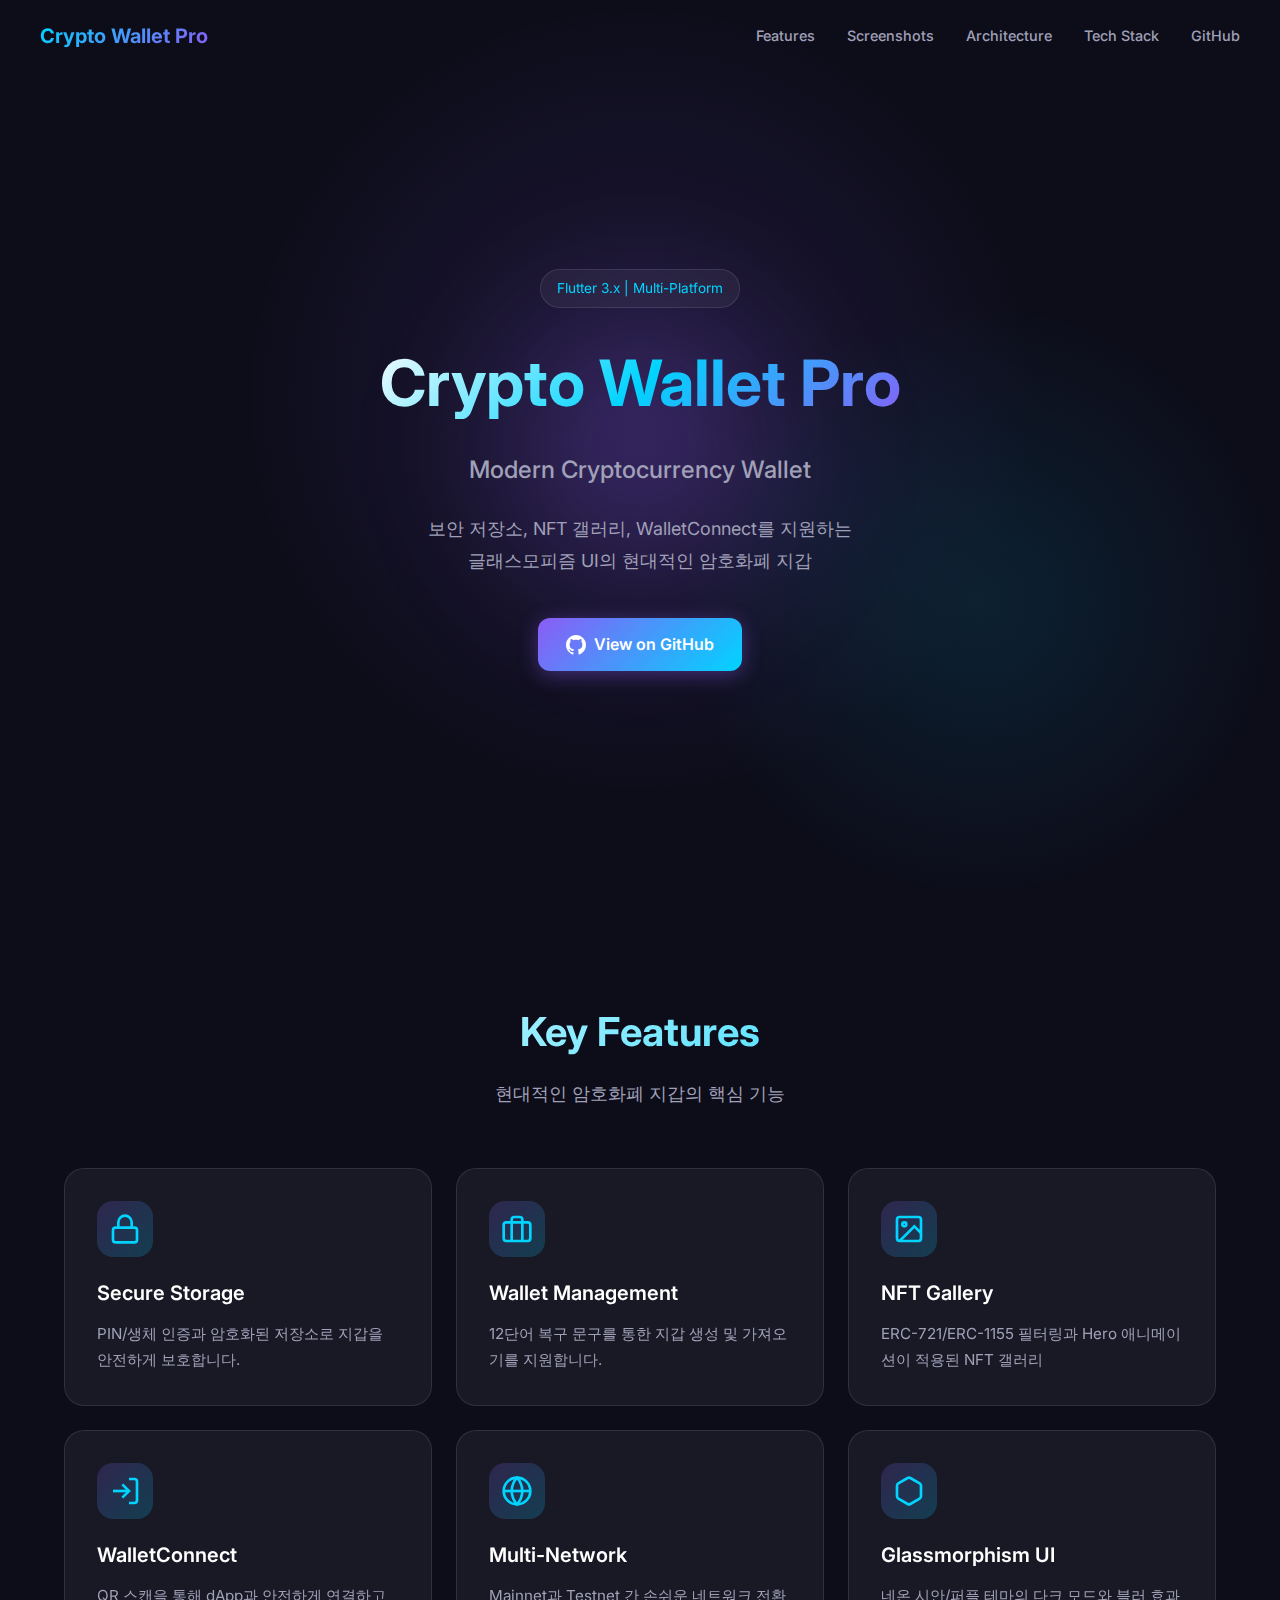
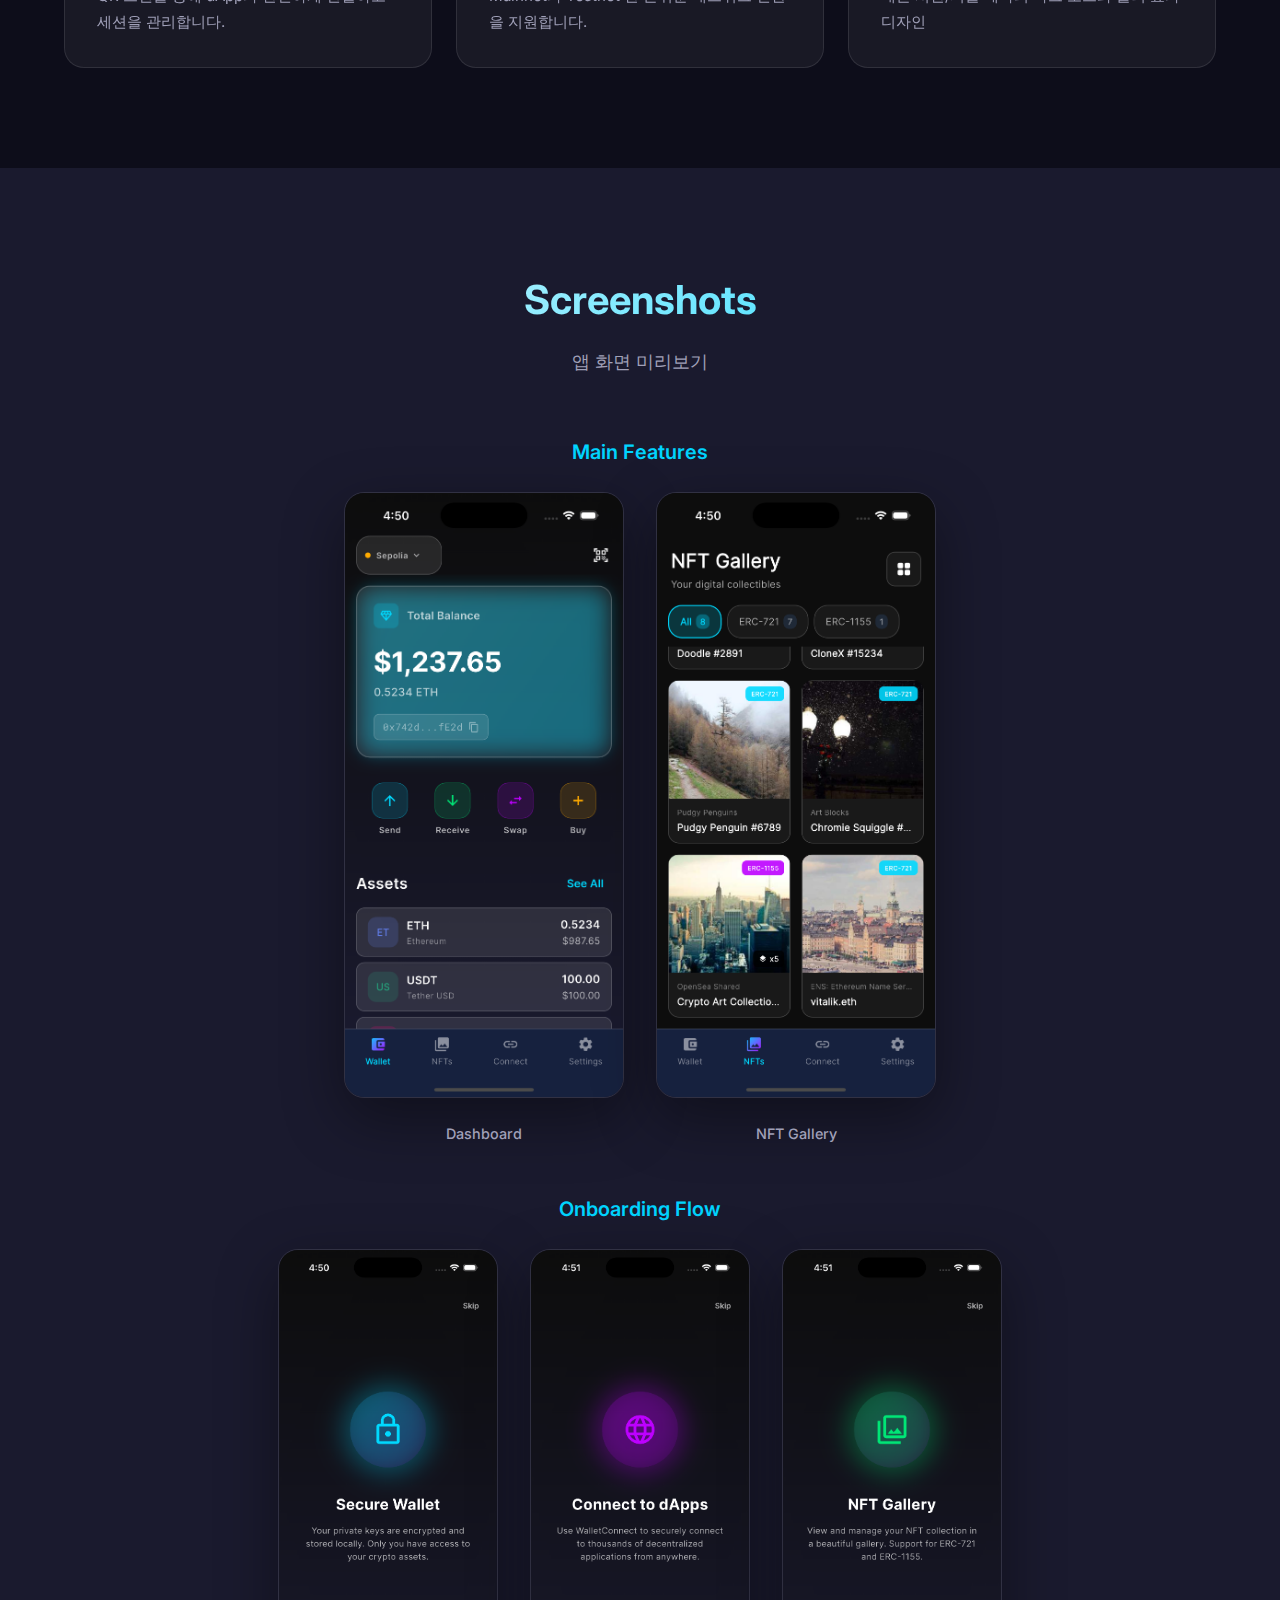
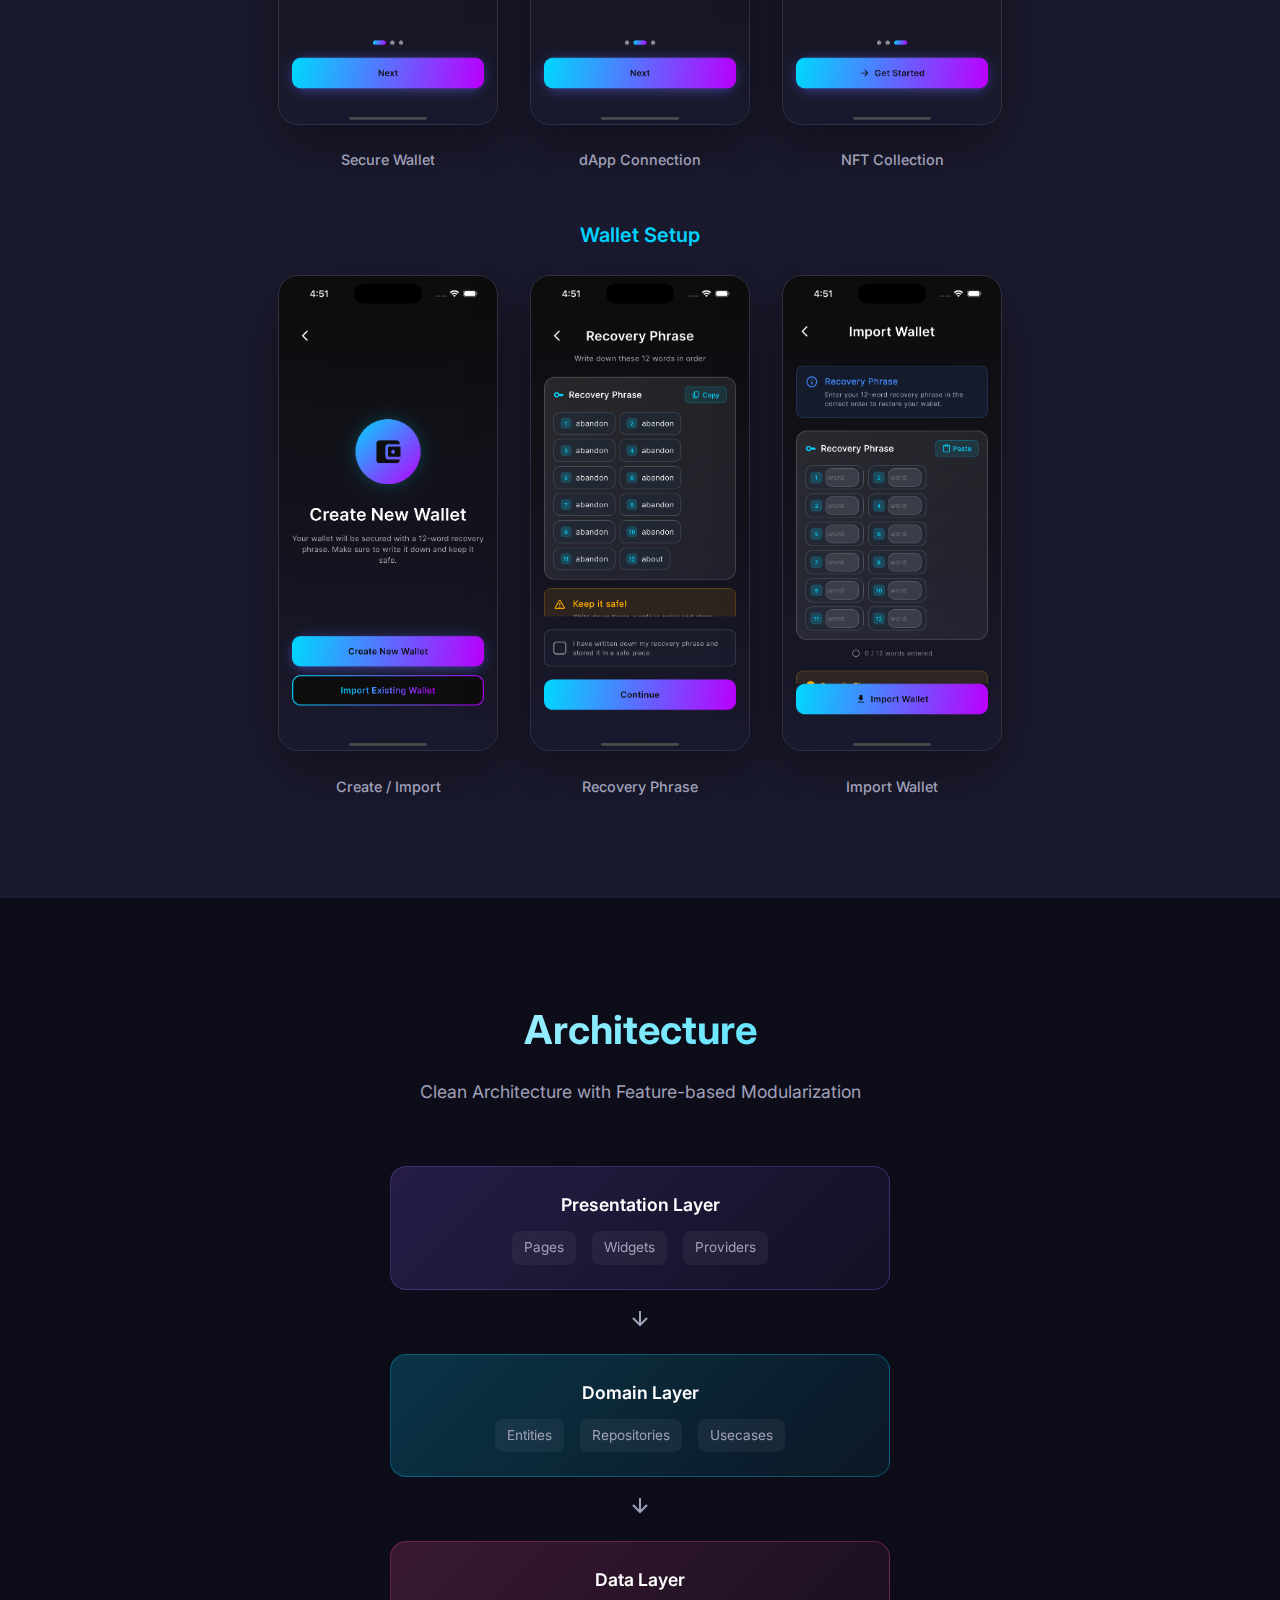
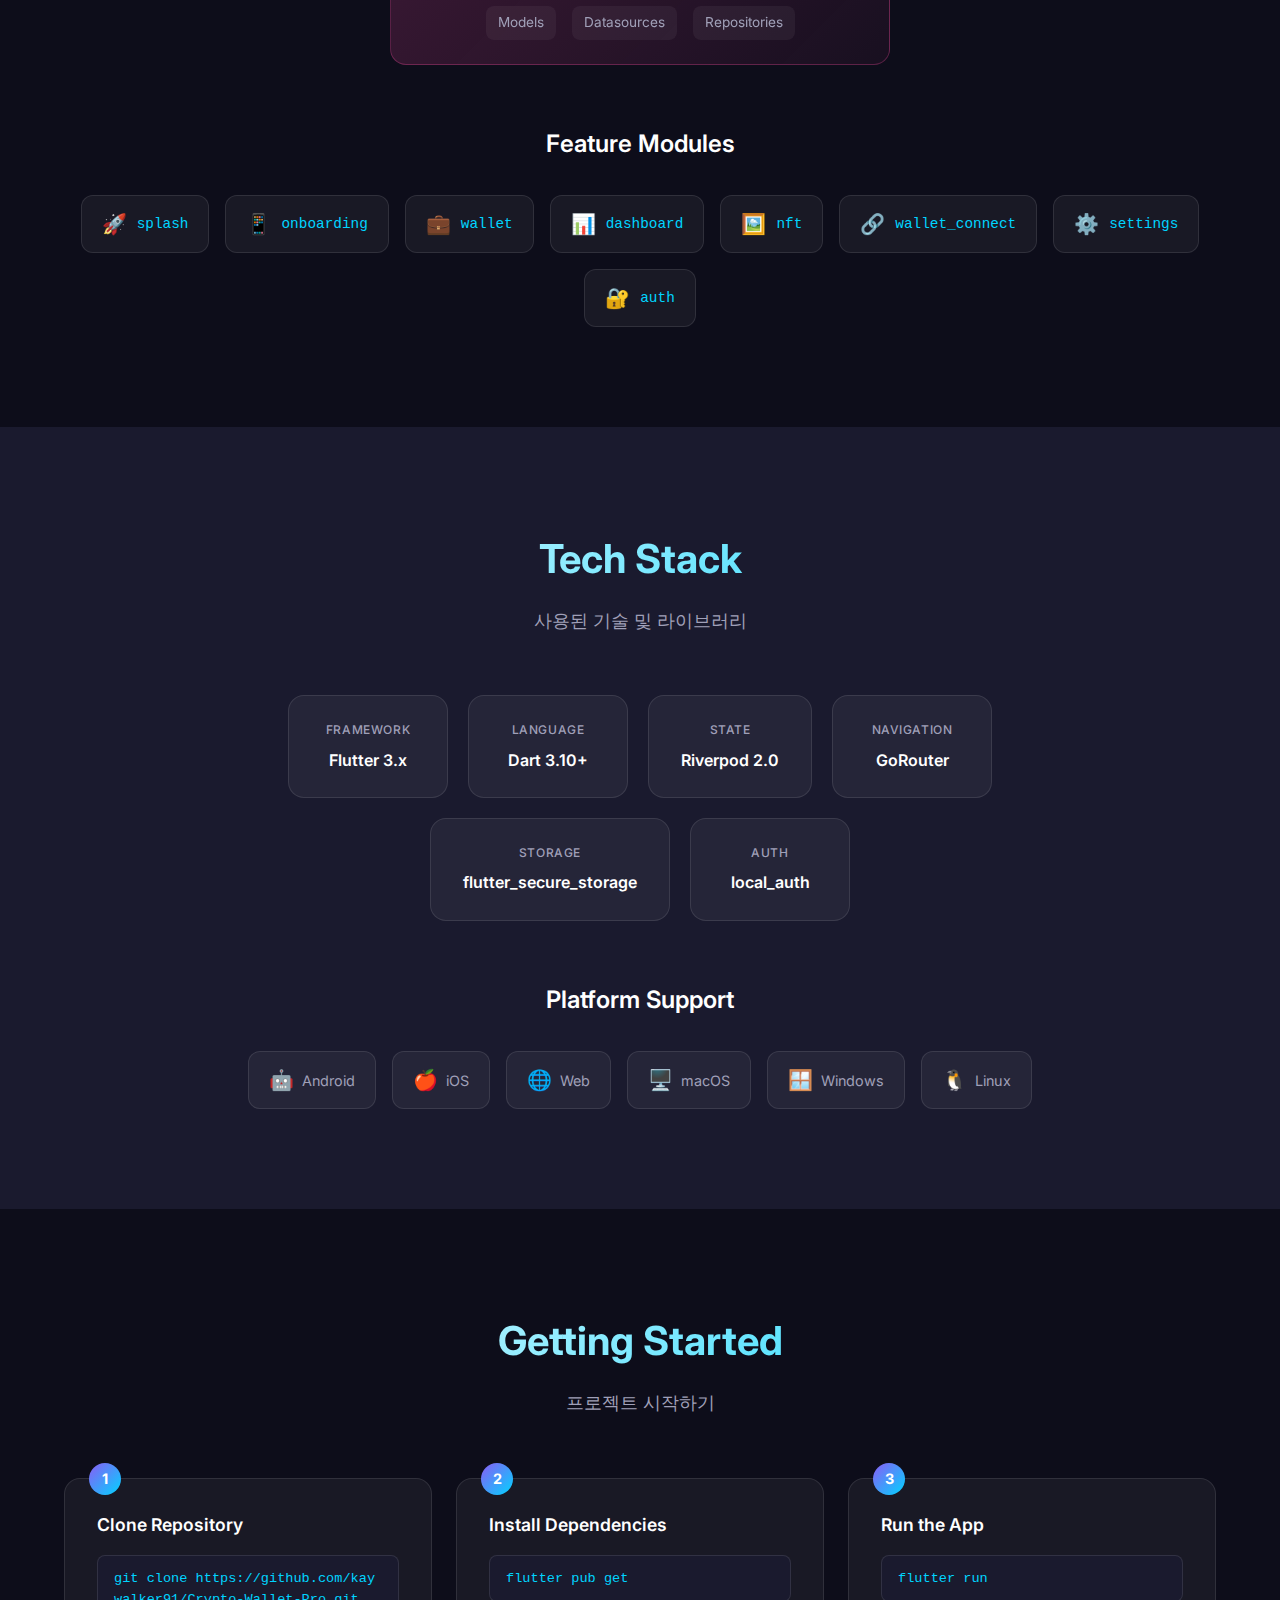
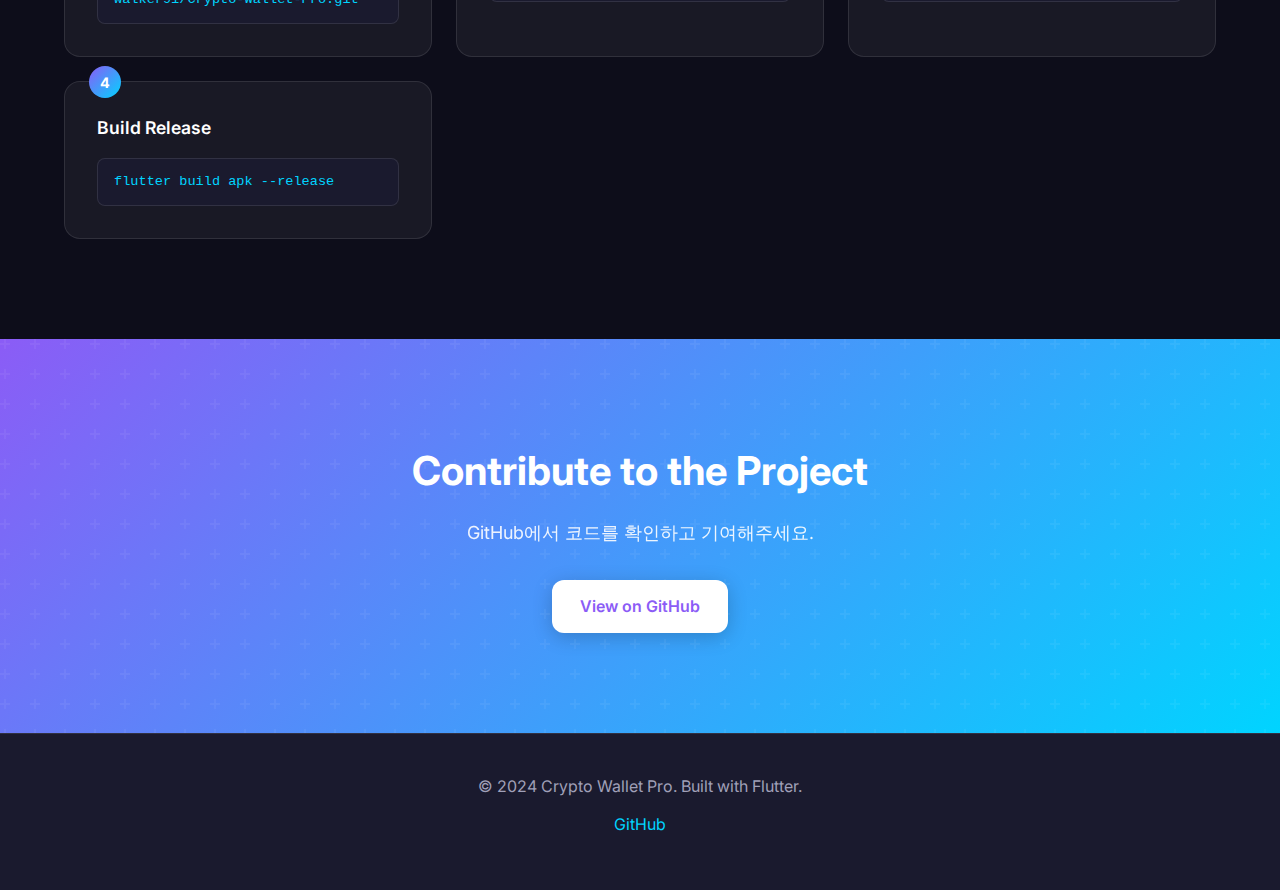
<file: docs/index.html>
<!DOCTYPE html>
<html lang="ko">
<head>
    <meta charset="UTF-8">
    <meta name="viewport" content="width=device-width, initial-scale=1.0">
    <title>Crypto Wallet Pro - Modern Cryptocurrency Wallet</title>
    <meta name="description" content="Flutter로 개발된 현대적이고 기능이 풍부한 암호화폐 지갑 애플리케이션. NFT 갤러리, WalletConnect, 보안 저장소를 지원합니다.">
    <link rel="preconnect" href="https://fonts.googleapis.com">
    <link rel="preconnect" href="https://fonts.gstatic.com" crossorigin>
    <link href="https://fonts.googleapis.com/css2?family=Inter:wght@300;400;500;600;700&display=swap" rel="stylesheet">
    <link rel="stylesheet" href="style.css">
</head>
<body>
    <header class="hero">
        <nav class="nav">
            <div class="nav-brand">Crypto Wallet Pro</div>
            <div class="nav-links">
                <a href="#features">Features</a>
                <a href="#screenshots">Screenshots</a>
                <a href="#architecture">Architecture</a>
                <a href="#tech">Tech Stack</a>
                <a href="https://github.com/kaywalker91/Crypto-Wallet-Pro" target="_blank" rel="noopener">GitHub</a>
            </div>
        </nav>
        <div class="hero-content">
            <div class="hero-badge">Flutter 3.x | Multi-Platform</div>
            <h1>Crypto Wallet Pro</h1>
            <p class="hero-subtitle">Modern Cryptocurrency Wallet</p>
            <p class="hero-description">
                보안 저장소, NFT 갤러리, WalletConnect를 지원하는<br>
                글래스모피즘 UI의 현대적인 암호화폐 지갑
            </p>
            <div class="hero-buttons">
                <a href="https://github.com/kaywalker91/Crypto-Wallet-Pro" class="btn btn-primary" target="_blank" rel="noopener">
                    <svg width="20" height="20" viewBox="0 0 24 24" fill="currentColor">
                        <path d="M12 0c-6.626 0-12 5.373-12 12 0 5.302 3.438 9.8 8.207 11.387.599.111.793-.261.793-.577v-2.234c-3.338.726-4.033-1.416-4.033-1.416-.546-1.387-1.333-1.756-1.333-1.756-1.089-.745.083-.729.083-.729 1.205.084 1.839 1.237 1.839 1.237 1.07 1.834 2.807 1.304 3.492.997.107-.775.418-1.305.762-1.604-2.665-.305-5.467-1.334-5.467-5.931 0-1.311.469-2.381 1.236-3.221-.124-.303-.535-1.524.117-3.176 0 0 1.008-.322 3.301 1.23.957-.266 1.983-.399 3.003-.404 1.02.005 2.047.138 3.006.404 2.291-1.552 3.297-1.23 3.297-1.23.653 1.653.242 2.874.118 3.176.77.84 1.235 1.911 1.235 3.221 0 4.609-2.807 5.624-5.479 5.921.43.372.823 1.102.823 2.222v3.293c0 .319.192.694.801.576 4.765-1.589 8.199-6.086 8.199-11.386 0-6.627-5.373-12-12-12z"/>
                    </svg>
                    View on GitHub
                </a>
            </div>
        </div>
        <div class="hero-glow"></div>
    </header>

    <section id="features" class="features">
        <div class="container">
            <h2 class="section-title">Key Features</h2>
            <p class="section-subtitle">현대적인 암호화폐 지갑의 핵심 기능</p>
            <div class="features-grid">
                <div class="feature-card">
                    <div class="feature-icon">
                        <svg width="32" height="32" viewBox="0 0 24 24" fill="none" stroke="currentColor" stroke-width="2">
                            <rect x="3" y="11" width="18" height="11" rx="2" ry="2"></rect>
                            <path d="M7 11V7a5 5 0 0 1 10 0v4"></path>
                        </svg>
                    </div>
                    <h3>Secure Storage</h3>
                    <p>PIN/생체 인증과 암호화된 저장소로 지갑을 안전하게 보호합니다.</p>
                </div>
                <div class="feature-card">
                    <div class="feature-icon">
                        <svg width="32" height="32" viewBox="0 0 24 24" fill="none" stroke="currentColor" stroke-width="2">
                            <rect x="2" y="7" width="20" height="14" rx="2" ry="2"></rect>
                            <path d="M16 21V5a2 2 0 0 0-2-2h-4a2 2 0 0 0-2 2v16"></path>
                        </svg>
                    </div>
                    <h3>Wallet Management</h3>
                    <p>12단어 복구 문구를 통한 지갑 생성 및 가져오기를 지원합니다.</p>
                </div>
                <div class="feature-card">
                    <div class="feature-icon">
                        <svg width="32" height="32" viewBox="0 0 24 24" fill="none" stroke="currentColor" stroke-width="2">
                            <rect x="3" y="3" width="18" height="18" rx="2" ry="2"></rect>
                            <circle cx="8.5" cy="8.5" r="1.5"></circle>
                            <polyline points="21 15 16 10 5 21"></polyline>
                        </svg>
                    </div>
                    <h3>NFT Gallery</h3>
                    <p>ERC-721/ERC-1155 필터링과 Hero 애니메이션이 적용된 NFT 갤러리</p>
                </div>
                <div class="feature-card">
                    <div class="feature-icon">
                        <svg width="32" height="32" viewBox="0 0 24 24" fill="none" stroke="currentColor" stroke-width="2">
                            <path d="M15 3h4a2 2 0 0 1 2 2v14a2 2 0 0 1-2 2h-4"></path>
                            <polyline points="10 17 15 12 10 7"></polyline>
                            <line x1="15" y1="12" x2="3" y2="12"></line>
                        </svg>
                    </div>
                    <h3>WalletConnect</h3>
                    <p>QR 스캔을 통해 dApp과 안전하게 연결하고 세션을 관리합니다.</p>
                </div>
                <div class="feature-card">
                    <div class="feature-icon">
                        <svg width="32" height="32" viewBox="0 0 24 24" fill="none" stroke="currentColor" stroke-width="2">
                            <circle cx="12" cy="12" r="10"></circle>
                            <line x1="2" y1="12" x2="22" y2="12"></line>
                            <path d="M12 2a15.3 15.3 0 0 1 4 10 15.3 15.3 0 0 1-4 10 15.3 15.3 0 0 1-4-10 15.3 15.3 0 0 1 4-10z"></path>
                        </svg>
                    </div>
                    <h3>Multi-Network</h3>
                    <p>Mainnet과 Testnet 간 손쉬운 네트워크 전환을 지원합니다.</p>
                </div>
                <div class="feature-card">
                    <div class="feature-icon">
                        <svg width="32" height="32" viewBox="0 0 24 24" fill="none" stroke="currentColor" stroke-width="2">
                            <path d="M21 16V8a2 2 0 0 0-1-1.73l-7-4a2 2 0 0 0-2 0l-7 4A2 2 0 0 0 3 8v8a2 2 0 0 0 1 1.73l7 4a2 2 0 0 0 2 0l7-4A2 2 0 0 0 21 16z"></path>
                        </svg>
                    </div>
                    <h3>Glassmorphism UI</h3>
                    <p>네온 시안/퍼플 테마의 다크 모드와 블러 효과 디자인</p>
                </div>
            </div>
        </div>
    </section>

    <section id="screenshots" class="screenshots">
        <div class="container">
            <h2 class="section-title">Screenshots</h2>
            <p class="section-subtitle">앱 화면 미리보기</p>

            <h3 class="screenshots-category">Main Features</h3>
            <div class="screenshots-grid main-screenshots">
                <div class="screenshot-item">
                    <img src="images/01_dashboard.png" alt="Dashboard" loading="lazy">
                    <p>Dashboard</p>
                </div>
                <div class="screenshot-item">
                    <img src="images/02_nft_gallery.png" alt="NFT Gallery" loading="lazy">
                    <p>NFT Gallery</p>
                </div>
            </div>

            <h3 class="screenshots-category">Onboarding Flow</h3>
            <div class="screenshots-grid">
                <div class="screenshot-item">
                    <img src="images/03_onboarding_secure.png" alt="Secure Wallet" loading="lazy">
                    <p>Secure Wallet</p>
                </div>
                <div class="screenshot-item">
                    <img src="images/04_onboarding_dapps.png" alt="Connect to dApps" loading="lazy">
                    <p>dApp Connection</p>
                </div>
                <div class="screenshot-item">
                    <img src="images/05_onboarding_nft.png" alt="NFT Gallery" loading="lazy">
                    <p>NFT Collection</p>
                </div>
            </div>

            <h3 class="screenshots-category">Wallet Setup</h3>
            <div class="screenshots-grid">
                <div class="screenshot-item">
                    <img src="images/06_wallet_setup.png" alt="Wallet Setup" loading="lazy">
                    <p>Create / Import</p>
                </div>
                <div class="screenshot-item">
                    <img src="images/07_recovery_phrase.png" alt="Recovery Phrase" loading="lazy">
                    <p>Recovery Phrase</p>
                </div>
                <div class="screenshot-item">
                    <img src="images/08_import_wallet.png" alt="Import Wallet" loading="lazy">
                    <p>Import Wallet</p>
                </div>
            </div>
        </div>
    </section>

    <section id="architecture" class="architecture">
        <div class="container">
            <h2 class="section-title">Architecture</h2>
            <p class="section-subtitle">Clean Architecture with Feature-based Modularization</p>

            <div class="arch-diagram">
                <div class="arch-layer presentation">
                    <div class="layer-title">Presentation Layer</div>
                    <div class="layer-items">
                        <span>Pages</span>
                        <span>Widgets</span>
                        <span>Providers</span>
                    </div>
                </div>
                <div class="arch-arrow">
                    <svg width="24" height="24" viewBox="0 0 24 24" fill="none" stroke="currentColor" stroke-width="2">
                        <line x1="12" y1="5" x2="12" y2="19"></line>
                        <polyline points="19 12 12 19 5 12"></polyline>
                    </svg>
                </div>
                <div class="arch-layer domain">
                    <div class="layer-title">Domain Layer</div>
                    <div class="layer-items">
                        <span>Entities</span>
                        <span>Repositories</span>
                        <span>Usecases</span>
                    </div>
                </div>
                <div class="arch-arrow">
                    <svg width="24" height="24" viewBox="0 0 24 24" fill="none" stroke="currentColor" stroke-width="2">
                        <line x1="12" y1="5" x2="12" y2="19"></line>
                        <polyline points="19 12 12 19 5 12"></polyline>
                    </svg>
                </div>
                <div class="arch-layer data">
                    <div class="layer-title">Data Layer</div>
                    <div class="layer-items">
                        <span>Models</span>
                        <span>Datasources</span>
                        <span>Repositories</span>
                    </div>
                </div>
            </div>

            <div class="features-modules">
                <h3 class="subsection-title">Feature Modules</h3>
                <div class="modules-grid">
                    <div class="module-card">
                        <span class="module-icon">🚀</span>
                        <span class="module-name">splash</span>
                    </div>
                    <div class="module-card">
                        <span class="module-icon">📱</span>
                        <span class="module-name">onboarding</span>
                    </div>
                    <div class="module-card">
                        <span class="module-icon">💼</span>
                        <span class="module-name">wallet</span>
                    </div>
                    <div class="module-card">
                        <span class="module-icon">📊</span>
                        <span class="module-name">dashboard</span>
                    </div>
                    <div class="module-card">
                        <span class="module-icon">🖼️</span>
                        <span class="module-name">nft</span>
                    </div>
                    <div class="module-card">
                        <span class="module-icon">🔗</span>
                        <span class="module-name">wallet_connect</span>
                    </div>
                    <div class="module-card">
                        <span class="module-icon">⚙️</span>
                        <span class="module-name">settings</span>
                    </div>
                    <div class="module-card">
                        <span class="module-icon">🔐</span>
                        <span class="module-name">auth</span>
                    </div>
                </div>
            </div>
        </div>
    </section>

    <section id="tech" class="tech-stack">
        <div class="container">
            <h2 class="section-title">Tech Stack</h2>
            <p class="section-subtitle">사용된 기술 및 라이브러리</p>

            <div class="tech-grid">
                <div class="tech-item">
                    <span class="tech-label">Framework</span>
                    <span class="tech-value">Flutter 3.x</span>
                </div>
                <div class="tech-item">
                    <span class="tech-label">Language</span>
                    <span class="tech-value">Dart 3.10+</span>
                </div>
                <div class="tech-item">
                    <span class="tech-label">State</span>
                    <span class="tech-value">Riverpod 2.0</span>
                </div>
                <div class="tech-item">
                    <span class="tech-label">Navigation</span>
                    <span class="tech-value">GoRouter</span>
                </div>
                <div class="tech-item">
                    <span class="tech-label">Storage</span>
                    <span class="tech-value">flutter_secure_storage</span>
                </div>
                <div class="tech-item">
                    <span class="tech-label">Auth</span>
                    <span class="tech-value">local_auth</span>
                </div>
            </div>

            <h3 class="subsection-title">Platform Support</h3>
            <div class="platforms-grid">
                <div class="platform-item">
                    <span class="platform-icon">🤖</span>
                    <span>Android</span>
                </div>
                <div class="platform-item">
                    <span class="platform-icon">🍎</span>
                    <span>iOS</span>
                </div>
                <div class="platform-item">
                    <span class="platform-icon">🌐</span>
                    <span>Web</span>
                </div>
                <div class="platform-item">
                    <span class="platform-icon">🖥️</span>
                    <span>macOS</span>
                </div>
                <div class="platform-item">
                    <span class="platform-icon">🪟</span>
                    <span>Windows</span>
                </div>
                <div class="platform-item">
                    <span class="platform-icon">🐧</span>
                    <span>Linux</span>
                </div>
            </div>
        </div>
    </section>

    <section class="getting-started">
        <div class="container">
            <h2 class="section-title">Getting Started</h2>
            <p class="section-subtitle">프로젝트 시작하기</p>
            <div class="steps-grid">
                <div class="step-card">
                    <div class="step-number">1</div>
                    <h3>Clone Repository</h3>
                    <code>git clone https://github.com/kaywalker91/Crypto-Wallet-Pro.git</code>
                </div>
                <div class="step-card">
                    <div class="step-number">2</div>
                    <h3>Install Dependencies</h3>
                    <code>flutter pub get</code>
                </div>
                <div class="step-card">
                    <div class="step-number">3</div>
                    <h3>Run the App</h3>
                    <code>flutter run</code>
                </div>
                <div class="step-card">
                    <div class="step-number">4</div>
                    <h3>Build Release</h3>
                    <code>flutter build apk --release</code>
                </div>
            </div>
        </div>
    </section>

    <section class="cta">
        <div class="container">
            <h2>Contribute to the Project</h2>
            <p>GitHub에서 코드를 확인하고 기여해주세요.</p>
            <a href="https://github.com/kaywalker91/Crypto-Wallet-Pro" class="btn btn-primary" target="_blank" rel="noopener">
                View on GitHub
            </a>
        </div>
    </section>

    <footer class="footer">
        <div class="container">
            <p>&copy; 2024 Crypto Wallet Pro. Built with Flutter.</p>
            <p>
                <a href="https://github.com/kaywalker91/Crypto-Wallet-Pro" target="_blank" rel="noopener">GitHub</a>
            </p>
        </div>
    </footer>
</body>
</html>
</file>
<file: docs/style.css>
:root {
    --primary-cyan: #00D4FF;
    --primary-purple: #8B5CF6;
    --accent-pink: #EC4899;
    --background-dark: #0D0D1A;
    --surface-dark: #1A1A2E;
    --surface-light: #252540;
    --text-primary: #FFFFFF;
    --text-secondary: #A0A0B8;
    --border-color: rgba(255, 255, 255, 0.1);
    --glass-bg: rgba(255, 255, 255, 0.05);
    --glass-border: rgba(255, 255, 255, 0.1);
    --gradient-start: #8B5CF6;
    --gradient-end: #00D4FF;
}

* {
    margin: 0;
    padding: 0;
    box-sizing: border-box;
}

html {
    scroll-behavior: smooth;
}

body {
    font-family: 'Inter', -apple-system, BlinkMacSystemFont, sans-serif;
    background-color: var(--background-dark);
    color: var(--text-primary);
    line-height: 1.6;
}

.container {
    max-width: 1200px;
    margin: 0 auto;
    padding: 0 24px;
}

/* Navigation */
.nav {
    display: flex;
    justify-content: space-between;
    align-items: center;
    padding: 20px 40px;
    position: absolute;
    top: 0;
    left: 0;
    right: 0;
    z-index: 100;
}

.nav-brand {
    font-size: 1.25rem;
    font-weight: 700;
    background: linear-gradient(135deg, var(--primary-cyan), var(--primary-purple));
    -webkit-background-clip: text;
    -webkit-text-fill-color: transparent;
    background-clip: text;
}

.nav-links {
    display: flex;
    gap: 32px;
}

.nav-links a {
    color: var(--text-secondary);
    text-decoration: none;
    font-weight: 500;
    font-size: 0.9rem;
    transition: color 0.2s;
}

.nav-links a:hover {
    color: var(--primary-cyan);
}

/* Hero Section */
.hero {
    background: var(--background-dark);
    min-height: 100vh;
    display: flex;
    flex-direction: column;
    position: relative;
    overflow: hidden;
}

.hero::before {
    content: '';
    position: absolute;
    top: 0;
    left: 50%;
    transform: translateX(-50%);
    width: 800px;
    height: 800px;
    background: radial-gradient(circle, rgba(139, 92, 246, 0.15) 0%, transparent 70%);
    pointer-events: none;
}

.hero::after {
    content: '';
    position: absolute;
    bottom: 0;
    right: 0;
    width: 600px;
    height: 600px;
    background: radial-gradient(circle, rgba(0, 212, 255, 0.1) 0%, transparent 70%);
    pointer-events: none;
}

.hero-glow {
    position: absolute;
    top: 50%;
    left: 50%;
    transform: translate(-50%, -50%);
    width: 400px;
    height: 400px;
    background: radial-gradient(circle, rgba(139, 92, 246, 0.3) 0%, transparent 70%);
    filter: blur(60px);
    pointer-events: none;
}

.hero-content {
    flex: 1;
    display: flex;
    flex-direction: column;
    justify-content: center;
    align-items: center;
    text-align: center;
    padding: 120px 24px 80px;
    position: relative;
    z-index: 10;
}

.hero-badge {
    display: inline-block;
    padding: 8px 16px;
    background: var(--glass-bg);
    border: 1px solid var(--glass-border);
    border-radius: 20px;
    font-size: 0.85rem;
    color: var(--primary-cyan);
    margin-bottom: 24px;
    backdrop-filter: blur(10px);
}

.hero h1 {
    font-size: 4rem;
    font-weight: 700;
    margin-bottom: 16px;
    background: linear-gradient(135deg, var(--text-primary) 0%, var(--primary-cyan) 50%, var(--primary-purple) 100%);
    -webkit-background-clip: text;
    -webkit-text-fill-color: transparent;
    background-clip: text;
}

.hero-subtitle {
    font-size: 1.5rem;
    font-weight: 500;
    margin-bottom: 24px;
    color: var(--text-secondary);
}

.hero-description {
    font-size: 1.125rem;
    max-width: 600px;
    margin-bottom: 40px;
    color: var(--text-secondary);
    line-height: 1.8;
}

.hero-buttons {
    display: flex;
    gap: 16px;
}

/* Buttons */
.btn {
    display: inline-flex;
    align-items: center;
    gap: 8px;
    padding: 14px 28px;
    border-radius: 12px;
    font-size: 1rem;
    font-weight: 600;
    text-decoration: none;
    transition: all 0.3s;
    cursor: pointer;
    border: none;
}

.btn-primary {
    background: linear-gradient(135deg, var(--gradient-start), var(--gradient-end));
    color: white;
    box-shadow: 0 4px 20px rgba(139, 92, 246, 0.4);
}

.btn-primary:hover {
    transform: translateY(-2px);
    box-shadow: 0 8px 30px rgba(139, 92, 246, 0.5);
}

/* Section Styles */
section {
    padding: 100px 0;
}

.section-title {
    font-size: 2.5rem;
    font-weight: 700;
    text-align: center;
    margin-bottom: 16px;
    background: linear-gradient(135deg, var(--text-primary), var(--primary-cyan));
    -webkit-background-clip: text;
    -webkit-text-fill-color: transparent;
    background-clip: text;
}

.section-subtitle {
    text-align: center;
    color: var(--text-secondary);
    margin-bottom: 60px;
    font-size: 1.1rem;
}

.subsection-title {
    font-size: 1.5rem;
    font-weight: 600;
    text-align: center;
    margin: 60px 0 32px;
    color: var(--text-primary);
}

/* Features */
.features {
    background: var(--background-dark);
}

.features-grid {
    display: grid;
    grid-template-columns: repeat(auto-fit, minmax(320px, 1fr));
    gap: 24px;
}

.feature-card {
    background: var(--glass-bg);
    border: 1px solid var(--glass-border);
    padding: 32px;
    border-radius: 20px;
    transition: all 0.3s;
    backdrop-filter: blur(10px);
}

.feature-card:hover {
    transform: translateY(-4px);
    border-color: var(--primary-cyan);
    box-shadow: 0 20px 40px rgba(0, 212, 255, 0.1);
}

.feature-icon {
    width: 56px;
    height: 56px;
    display: flex;
    align-items: center;
    justify-content: center;
    background: linear-gradient(135deg, rgba(139, 92, 246, 0.2), rgba(0, 212, 255, 0.2));
    border-radius: 16px;
    margin-bottom: 20px;
    color: var(--primary-cyan);
}

.feature-card h3 {
    font-size: 1.25rem;
    font-weight: 600;
    margin-bottom: 12px;
    color: var(--text-primary);
}

.feature-card p {
    color: var(--text-secondary);
    line-height: 1.7;
    font-size: 0.95rem;
}

/* Screenshots */
.screenshots {
    background: var(--surface-dark);
}

.screenshots-category {
    font-size: 1.25rem;
    font-weight: 600;
    text-align: center;
    margin: 48px 0 24px;
    color: var(--primary-cyan);
}

.screenshots-category:first-of-type {
    margin-top: 0;
}

.screenshots-grid {
    display: flex;
    justify-content: center;
    gap: 32px;
    flex-wrap: wrap;
}

.screenshots-grid.main-screenshots .screenshot-item img {
    width: 280px;
}

.screenshot-item {
    text-align: center;
}

.screenshot-item img {
    width: 220px;
    height: auto;
    border-radius: 20px;
    box-shadow: 0 20px 60px rgba(0, 0, 0, 0.4);
    transition: transform 0.3s;
    border: 1px solid var(--glass-border);
}

.screenshot-item img:hover {
    transform: scale(1.02);
}

.screenshot-item p {
    margin-top: 16px;
    font-weight: 500;
    color: var(--text-secondary);
    font-size: 0.9rem;
}

/* Architecture */
.architecture {
    background: var(--background-dark);
}

.arch-diagram {
    display: flex;
    flex-direction: column;
    align-items: center;
    gap: 16px;
    max-width: 500px;
    margin: 0 auto 60px;
}

.arch-layer {
    width: 100%;
    padding: 24px 32px;
    border-radius: 16px;
    text-align: center;
    border: 1px solid var(--glass-border);
    backdrop-filter: blur(10px);
}

.arch-layer.presentation {
    background: linear-gradient(135deg, rgba(139, 92, 246, 0.2), rgba(139, 92, 246, 0.05));
    border-color: rgba(139, 92, 246, 0.3);
}

.arch-layer.domain {
    background: linear-gradient(135deg, rgba(0, 212, 255, 0.2), rgba(0, 212, 255, 0.05));
    border-color: rgba(0, 212, 255, 0.3);
}

.arch-layer.data {
    background: linear-gradient(135deg, rgba(236, 72, 153, 0.2), rgba(236, 72, 153, 0.05));
    border-color: rgba(236, 72, 153, 0.3);
}

.layer-title {
    font-weight: 600;
    font-size: 1.1rem;
    margin-bottom: 12px;
    color: var(--text-primary);
}

.layer-items {
    display: flex;
    justify-content: center;
    gap: 16px;
    flex-wrap: wrap;
}

.layer-items span {
    padding: 6px 12px;
    background: var(--glass-bg);
    border-radius: 8px;
    font-size: 0.85rem;
    color: var(--text-secondary);
}

.arch-arrow {
    color: var(--text-secondary);
}

.modules-grid {
    display: flex;
    flex-wrap: wrap;
    justify-content: center;
    gap: 16px;
}

.module-card {
    display: flex;
    align-items: center;
    gap: 10px;
    padding: 12px 20px;
    background: var(--glass-bg);
    border: 1px solid var(--glass-border);
    border-radius: 12px;
    transition: all 0.2s;
}

.module-card:hover {
    border-color: var(--primary-cyan);
}

.module-icon {
    font-size: 1.25rem;
}

.module-name {
    font-family: 'SF Mono', 'Consolas', monospace;
    font-size: 0.9rem;
    color: var(--primary-cyan);
}

/* Tech Stack */
.tech-stack {
    background: var(--surface-dark);
}

.tech-grid {
    display: flex;
    flex-wrap: wrap;
    justify-content: center;
    gap: 20px;
    max-width: 900px;
    margin: 0 auto;
}

.tech-item {
    display: flex;
    flex-direction: column;
    align-items: center;
    padding: 24px 32px;
    background: var(--glass-bg);
    border: 1px solid var(--glass-border);
    border-radius: 16px;
    min-width: 160px;
    transition: all 0.2s;
}

.tech-item:hover {
    border-color: var(--primary-cyan);
    transform: translateY(-2px);
}

.tech-label {
    font-size: 0.75rem;
    font-weight: 500;
    color: var(--text-secondary);
    text-transform: uppercase;
    letter-spacing: 0.05em;
    margin-bottom: 8px;
}

.tech-value {
    font-size: 1rem;
    font-weight: 600;
    color: var(--text-primary);
}

.platforms-grid {
    display: flex;
    flex-wrap: wrap;
    justify-content: center;
    gap: 16px;
}

.platform-item {
    display: flex;
    align-items: center;
    gap: 8px;
    padding: 12px 20px;
    background: var(--glass-bg);
    border: 1px solid var(--glass-border);
    border-radius: 12px;
    font-size: 0.9rem;
    color: var(--text-secondary);
}

.platform-icon {
    font-size: 1.25rem;
}

/* Getting Started */
.getting-started {
    background: var(--background-dark);
}

.steps-grid {
    display: grid;
    grid-template-columns: repeat(auto-fit, minmax(280px, 1fr));
    gap: 24px;
}

.step-card {
    background: var(--glass-bg);
    border: 1px solid var(--glass-border);
    padding: 32px;
    border-radius: 16px;
    position: relative;
}

.step-number {
    position: absolute;
    top: -16px;
    left: 24px;
    width: 32px;
    height: 32px;
    background: linear-gradient(135deg, var(--gradient-start), var(--gradient-end));
    color: white;
    border-radius: 50%;
    display: flex;
    align-items: center;
    justify-content: center;
    font-weight: 700;
    font-size: 0.9rem;
}

.step-card h3 {
    font-size: 1.1rem;
    font-weight: 600;
    margin-bottom: 16px;
    color: var(--text-primary);
}

.step-card code {
    display: block;
    background: var(--surface-dark);
    padding: 12px 16px;
    border-radius: 8px;
    font-family: 'SF Mono', 'Consolas', monospace;
    font-size: 0.85rem;
    color: var(--primary-cyan);
    border: 1px solid var(--border-color);
    word-break: break-all;
}

/* CTA Section */
.cta {
    background: linear-gradient(135deg, var(--gradient-start) 0%, var(--gradient-end) 100%);
    text-align: center;
    color: white;
    position: relative;
    overflow: hidden;
}

.cta::before {
    content: '';
    position: absolute;
    top: 0;
    left: 0;
    right: 0;
    bottom: 0;
    background: url("data:image/svg+xml,%3Csvg width='60' height='60' viewBox='0 0 60 60' xmlns='http://www.w3.org/2000/svg'%3E%3Cg fill='none' fill-rule='evenodd'%3E%3Cg fill='%23ffffff' fill-opacity='0.05'%3E%3Cpath d='M36 34v-4h-2v4h-4v2h4v4h2v-4h4v-2h-4zm0-30V0h-2v4h-4v2h4v4h2V6h4V4h-4zM6 34v-4H4v4H0v2h4v4h2v-4h4v-2H6zM6 4V0H4v4H0v2h4v4h2V6h4V4H6z'/%3E%3C/g%3E%3C/g%3E%3C/svg%3E");
    pointer-events: none;
}

.cta h2 {
    font-size: 2.5rem;
    margin-bottom: 16px;
    position: relative;
}

.cta p {
    font-size: 1.125rem;
    margin-bottom: 32px;
    opacity: 0.9;
    position: relative;
}

.cta .btn-primary {
    background: white;
    color: var(--primary-purple);
    box-shadow: 0 4px 20px rgba(0, 0, 0, 0.2);
}

.cta .btn-primary:hover {
    box-shadow: 0 8px 30px rgba(0, 0, 0, 0.3);
}

/* Footer */
.footer {
    background: var(--surface-dark);
    color: var(--text-secondary);
    padding: 40px 0;
    text-align: center;
    border-top: 1px solid var(--border-color);
}

.footer p {
    margin-bottom: 12px;
}

.footer a {
    color: var(--primary-cyan);
    text-decoration: none;
}

.footer a:hover {
    text-decoration: underline;
}

/* Responsive */
@media (max-width: 768px) {
    .nav {
        padding: 16px 24px;
    }

    .nav-links {
        display: none;
    }

    .hero h1 {
        font-size: 2.5rem;
    }

    .hero-subtitle {
        font-size: 1.25rem;
    }

    .hero-description {
        font-size: 1rem;
    }

    section {
        padding: 60px 0;
    }

    .section-title {
        font-size: 2rem;
    }

    .features-grid {
        grid-template-columns: 1fr;
    }

    .screenshot-item img {
        width: 180px;
    }

    .screenshots-grid.main-screenshots .screenshot-item img {
        width: 220px;
    }

    .arch-diagram {
        padding: 0 16px;
    }

    .tech-item {
        min-width: 140px;
        padding: 20px 24px;
    }

    .cta h2 {
        font-size: 2rem;
    }
}

@media (max-width: 480px) {
    .hero h1 {
        font-size: 2rem;
    }

    .hero-description br {
        display: none;
    }

    .screenshot-item img {
        width: 160px;
    }

    .screenshots-grid.main-screenshots .screenshot-item img {
        width: 180px;
    }

    .step-card code {
        font-size: 0.75rem;
    }
}
</file>
